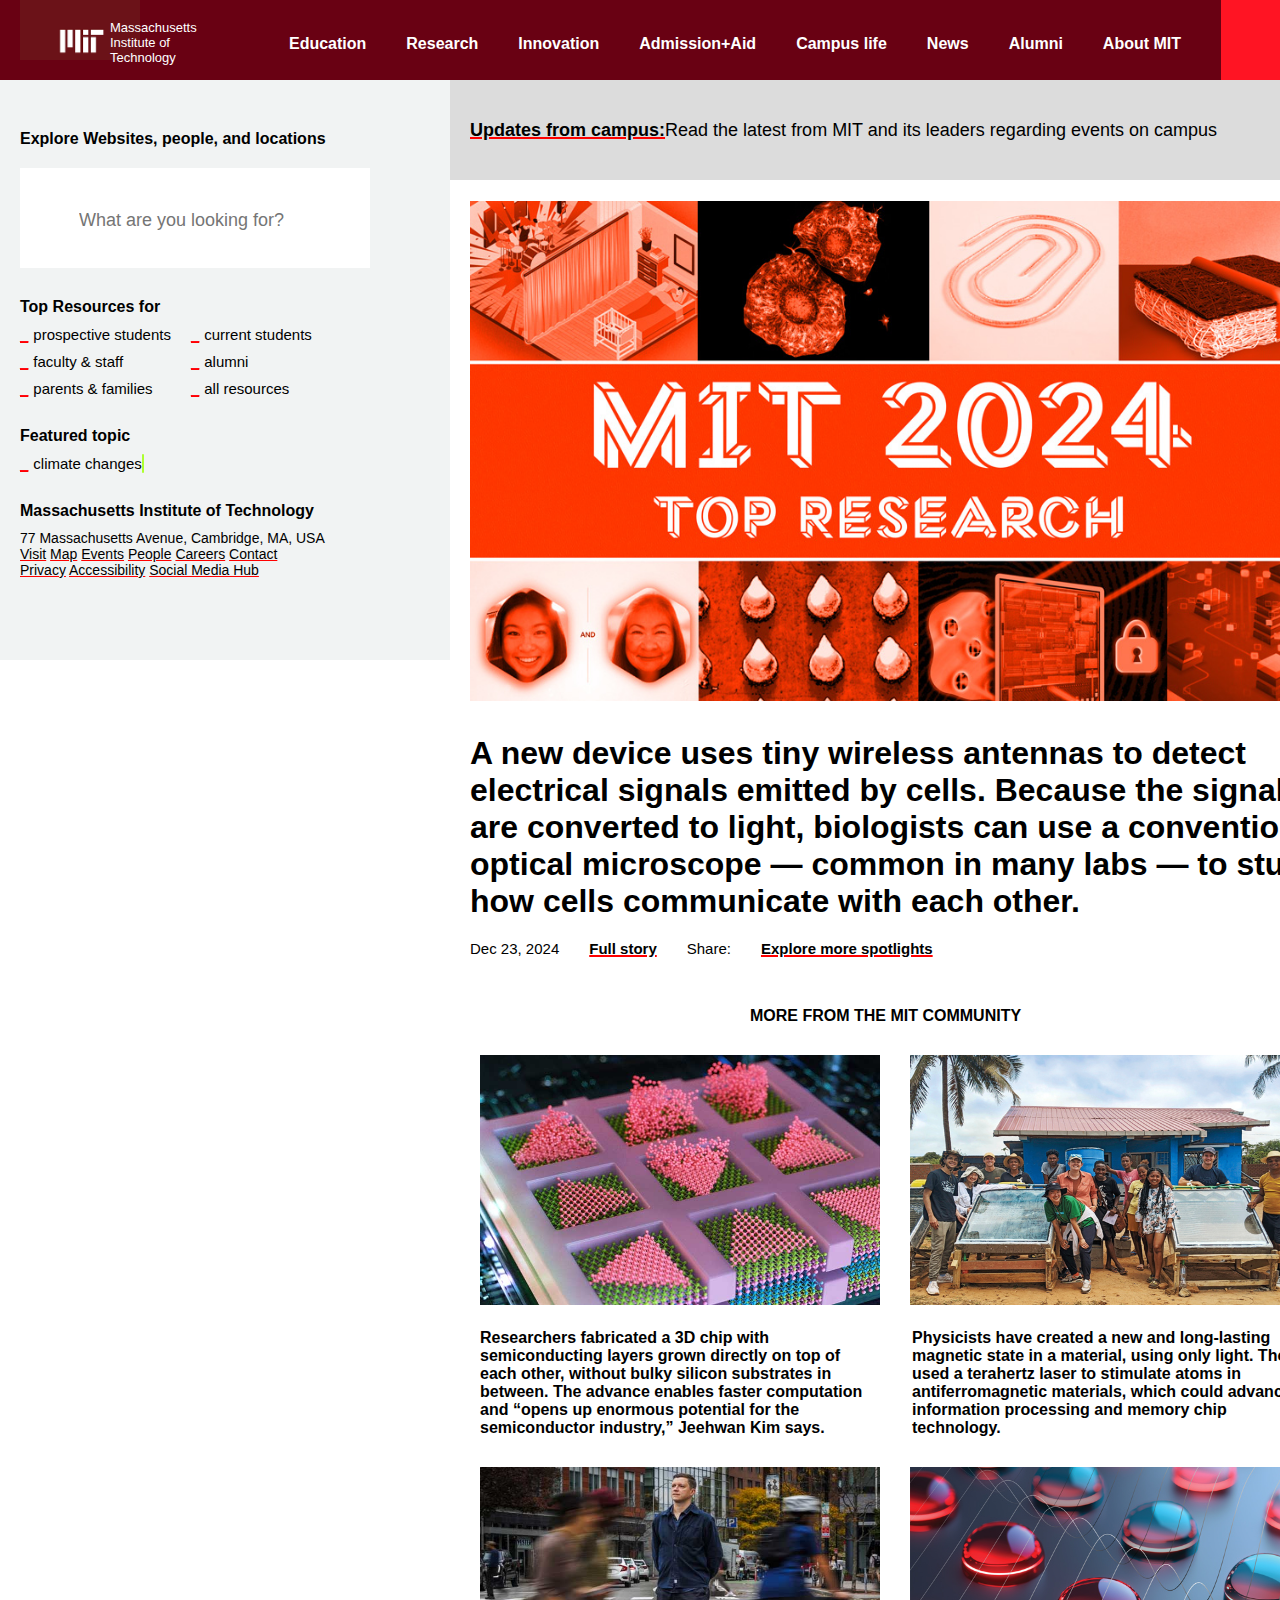
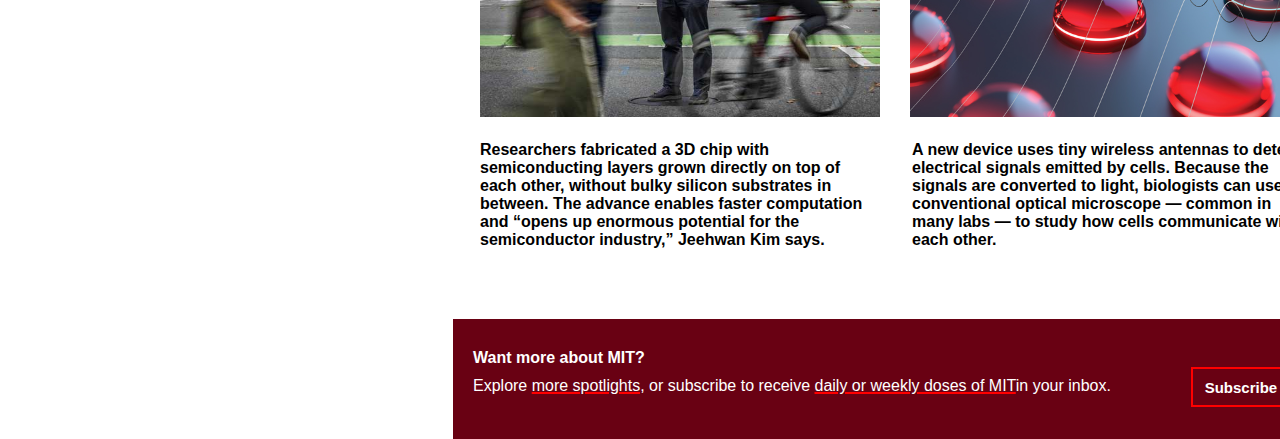
<file: index.html>
<!DOCTYPE html>
<html lang="en">
<head>
    <meta charset="UTF-8">
    <meta name="viewport" content="width=device-width, initial-scale=1.0">
    <title>MIT: Massachusetts Institute of  Technology</title>
    <link rel="stylesheet" href="https://cdnjs.cloudflare.com/ajax/libs/font-awesome/6.6.0/css/all.min.css" integrity="sha512-Kc323vGBEqzTmouAECnVceyQqyqdsSiqLQISBL29aUW4U/M7pSPA/gEUZQqv1cwx4OnYxTxve5UMg5GT6L4JJg==" crossorigin="anonymous" referrerpolicy="no-referrer" />
    <link rel="stylesheet" href="main.css">
</head>
<body>
    <header>
        <div class="navbar" style="position: fixed; left: 0px;">
            <div class="logo">   
                 <h6>  Massachusetts Institute of  Technology</h6>
            </div>
            <div class="navhead border">
                <ul id="sidemenu">
                <li> <a href="edu.html">Education</a></li>
                <li><a href="res.html">Research</a></li>
                <li><a href="inno.html">Innovation</a></li>
                <li><a href="admis.html">Admission+Aid</a></li>
                <li><a href="cam.html">Campus life</a></li>
                <li><a href="news.html">News</a></li>
                <li><a href="alumni.html">Alumni</a></li>
                <li><a href="about.html">About MIT</a></li>
                <i class="fa-solid fa-xmark" onclick="closemenu()"></i>
                <button  style="margin-right: -120px;"><i class="fa-solid fa-magnifying-glass"></i></button>
            </ul>
            <i class="fa-solid fa-bars" onclick="OpenMenu()">

            </i>
            </div>
        </div>
    </header>
 <div class="centerpart">
    <main>
        <div class="maincontent" >
            <h4>Explore Websites, people, and locations</h4>
            <div class="homeinput">
                <button><i class="fa-solid fa-magnifying-glass"></i> <input type="text" placeholder=  "What are you looking for?"></button>
            </div>
            <div class="hidepart">
                <h5>Top Resources for</h5>
            <div class="mainresources">
            <div class="three1">
                <li><span>_</span>prospective students</li>
                <li><span>_</span>faculty & staff</li>
                <li><span>_</span>parents & families</li>
            </div>
            <div class="three2">
                <li><span>_</span>current students</li>
                <li><span>_</span>alumni</li>
                <li><span>_</span>all resources</li>
            </div>
            </div> 
            <div class="topic">
                <h5>Featured topic</h5>
                <ul>
                    <li><span>_</span>climate changes <i class="fa-solid fa-location-arrow"></i></li>
                </ul>
            </div>
            <div class="mit">
                <h5>Massachusetts Institute of Technology</h5>
                <p><span>77 Massachusetts Avenue, Cambridge, MA, USA</span><br>
                <a>Visit</a>
                <a>Map</a>
                <a>Events</a>
                <a>People</a>
                <a>Careers</a>
                <a>Contact</a><br>
                <a>Privacy</a>
                <a>Accessibility</a>
                <a>Social Media Hub</a>
                </p>
                <div class="icons">
                    <a href=""><i class="fa-brands fa-x-twitter"></i></a>
                    <a href=""><i class="fa-brands fa-facebook-f"></i></a>
                    <a href=""><i class="fa-brands fa-youtube"></i></a>
                    <a href=""><i class="fa-brands fa-instagram"></i></a>
                </div>
            </div>
            </div>
        </div>
    </main>
        <div class="mainpic">
            <div class="secheading">
                <div id="secondheading">
                    <p><span>Updates from campus:</span>Read the latest from MIT and its leaders regarding events on campus</p>
                </div>
                
                <div class="image">
                     <img src="image/homepic.jpg" alt="">

                </div>
                <div class="para">
                    <p id="mainpara">
                        A new device uses tiny wireless antennas to detect <br> electrical signals emitted by cells. Because the signals <br>are converted to light, biologists can use a conventional optical microscope — common in many labs — to study <br>how cells communicate with each other.
                    </p>
                    <ul>
                        <li>Dec 23, 2024</li>
                        <li><span>Full story</span></li>
                        <li>Share:<i class="fa-brands fa-x-twitter"></i><i class="fa-brands fa-facebook-f"></i></li>
                        <li style="font-weight: bold; font-family: arial; font-size: 15px; text-decoration: underline red 2px;">Explore more spotlights</li>
                    </ul>
                </div>
                <div class="centermain">
                    <p>MORE FROM THE MIT COMMUNITY</p>
                <div class="imgcenter">
                    <div class="first">
                        <img src="image/center1st.jpg" alt="">
                    </div>
                    <div class="second">
                        <img src="image/center2nd.jpg" alt="">
                    </div>
                </div>
            </div>
            <div class="paragraph">
                <div class="firstpara">
                    <p>Researchers fabricated a 3D chip with semiconducting layers grown directly on top of each other, without bulky silicon substrates in between. The advance enables faster computation and “opens up enormous potential for the semiconductor industry,” Jeehwan Kim says.</p>
                </div>
                <div class="secondpara">
                    <p>
                    Physicists have created a new and long-lasting magnetic state in a material, using only light. They used a terahertz laser to stimulate atoms in antiferromagnetic materials, which could advance information processing and memory chip technology.
                    </p>
                </div>
             </div>
             <div class="imgcenter">
                <div class="first">
                    <img src="image/center3rd.jpg" alt="">
                </div>
                <div class="second">
                    <img src="image/center4th.jpg" alt="">
                </div>
            </div>
            <div class="paragraph2">
                <div class="thirdpara">
                    <p>Researchers fabricated a 3D chip with semiconducting layers grown directly on top of each other, without bulky silicon substrates in between. The advance enables faster computation and “opens up enormous potential for the semiconductor industry,” Jeehwan Kim says.</p>
                </div>
                <div class="fourthpara">
                    <p>
                        A new device uses tiny wireless antennas to detect electrical signals emitted by cells. Because the signals are converted to light, biologists can use a conventional optical microscope — common in many labs — to study how cells communicate with each other.
                    </p>
                </div>
                </div>
                <div class="footer">
                    <div class="foot">
                        <h5>Want more about MIT?</h5>
                        <div class="buttonarea">
                            <p>
                                Explore <span>more spotlights,</span> or subscribe to receive <span>daily or weekly doses of MIT</span>in your inbox.
                             </p>
                             <button>Subscribe</button>
                        </div>
                    </div>
                </div>
        </div>
        </div>
 </div>
</body>
<script>
    var sidemenu = document.getElementById("sidemenu");
    
    function OpenMenu(){
        sidemenu.style.right="0"
    }
    function closemenu(){
        sidemenu.style.right="-200px"
    }
</script>
</html>
</file>
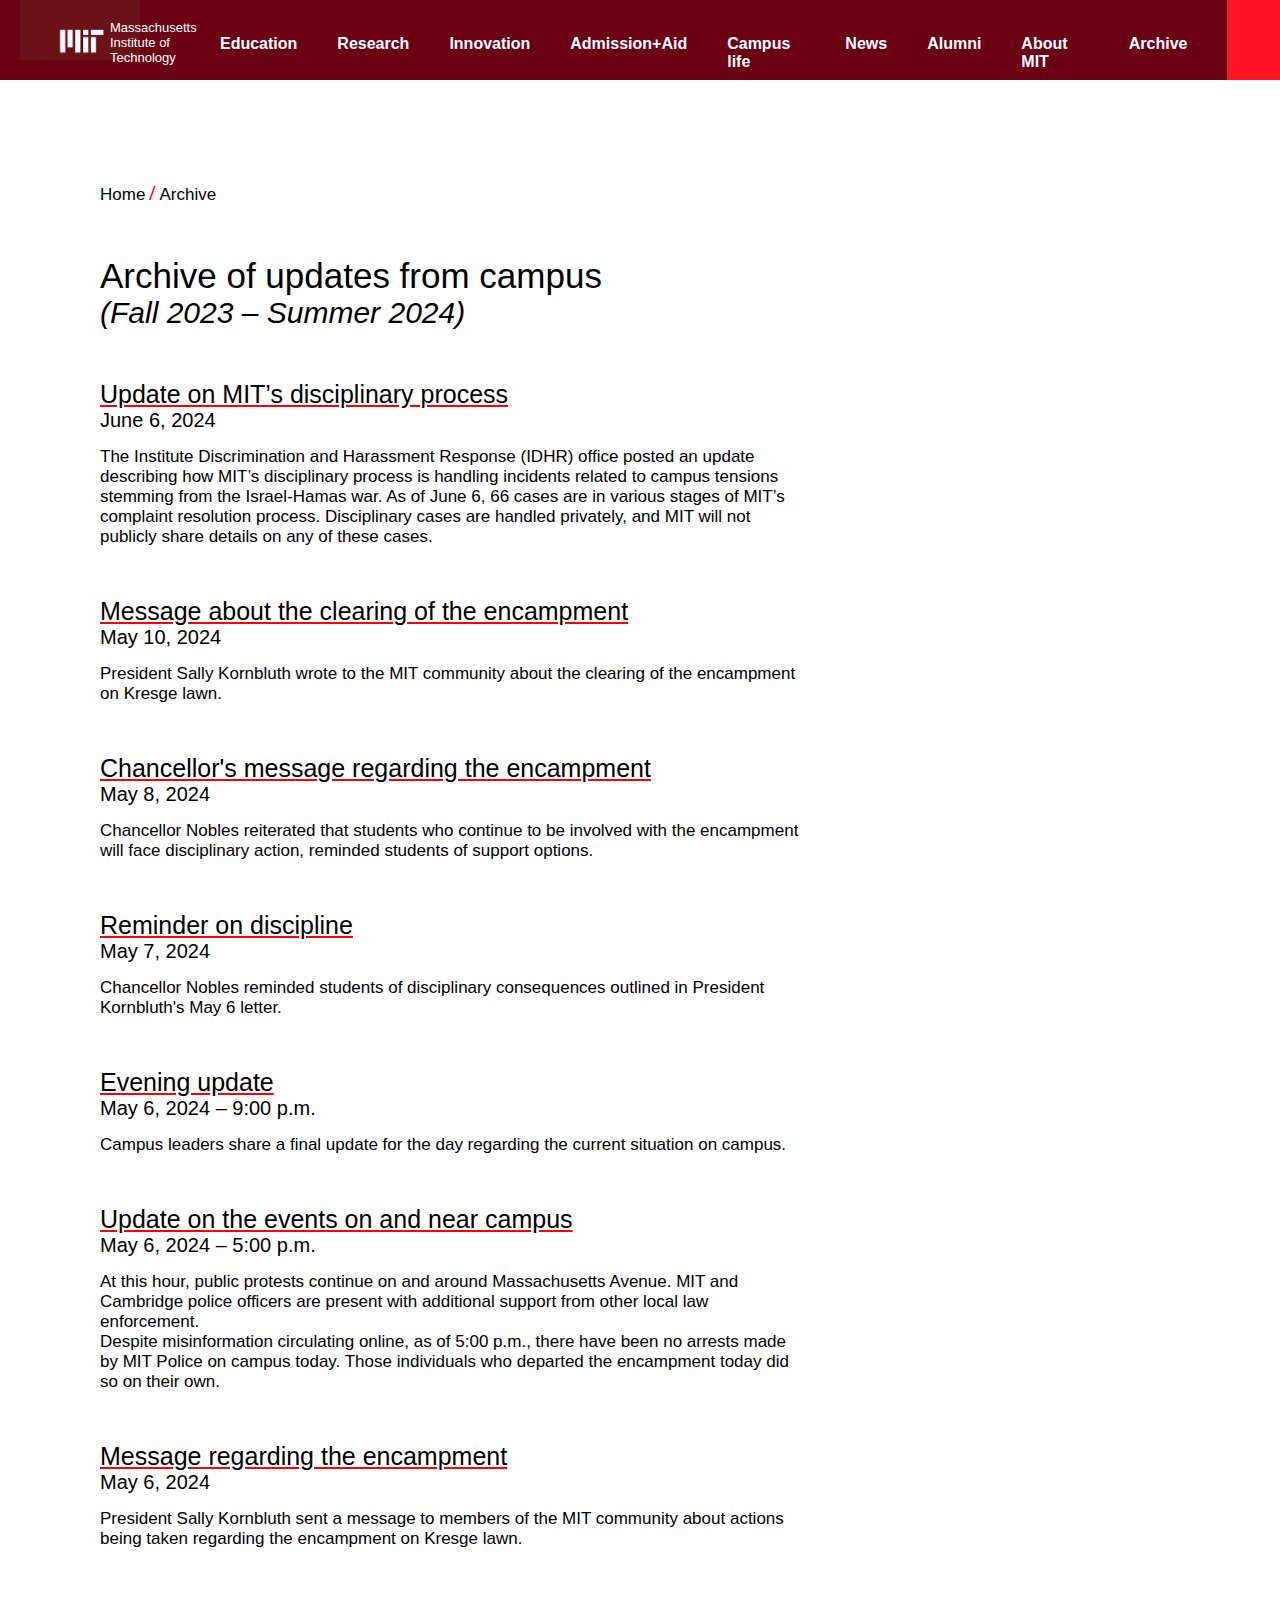
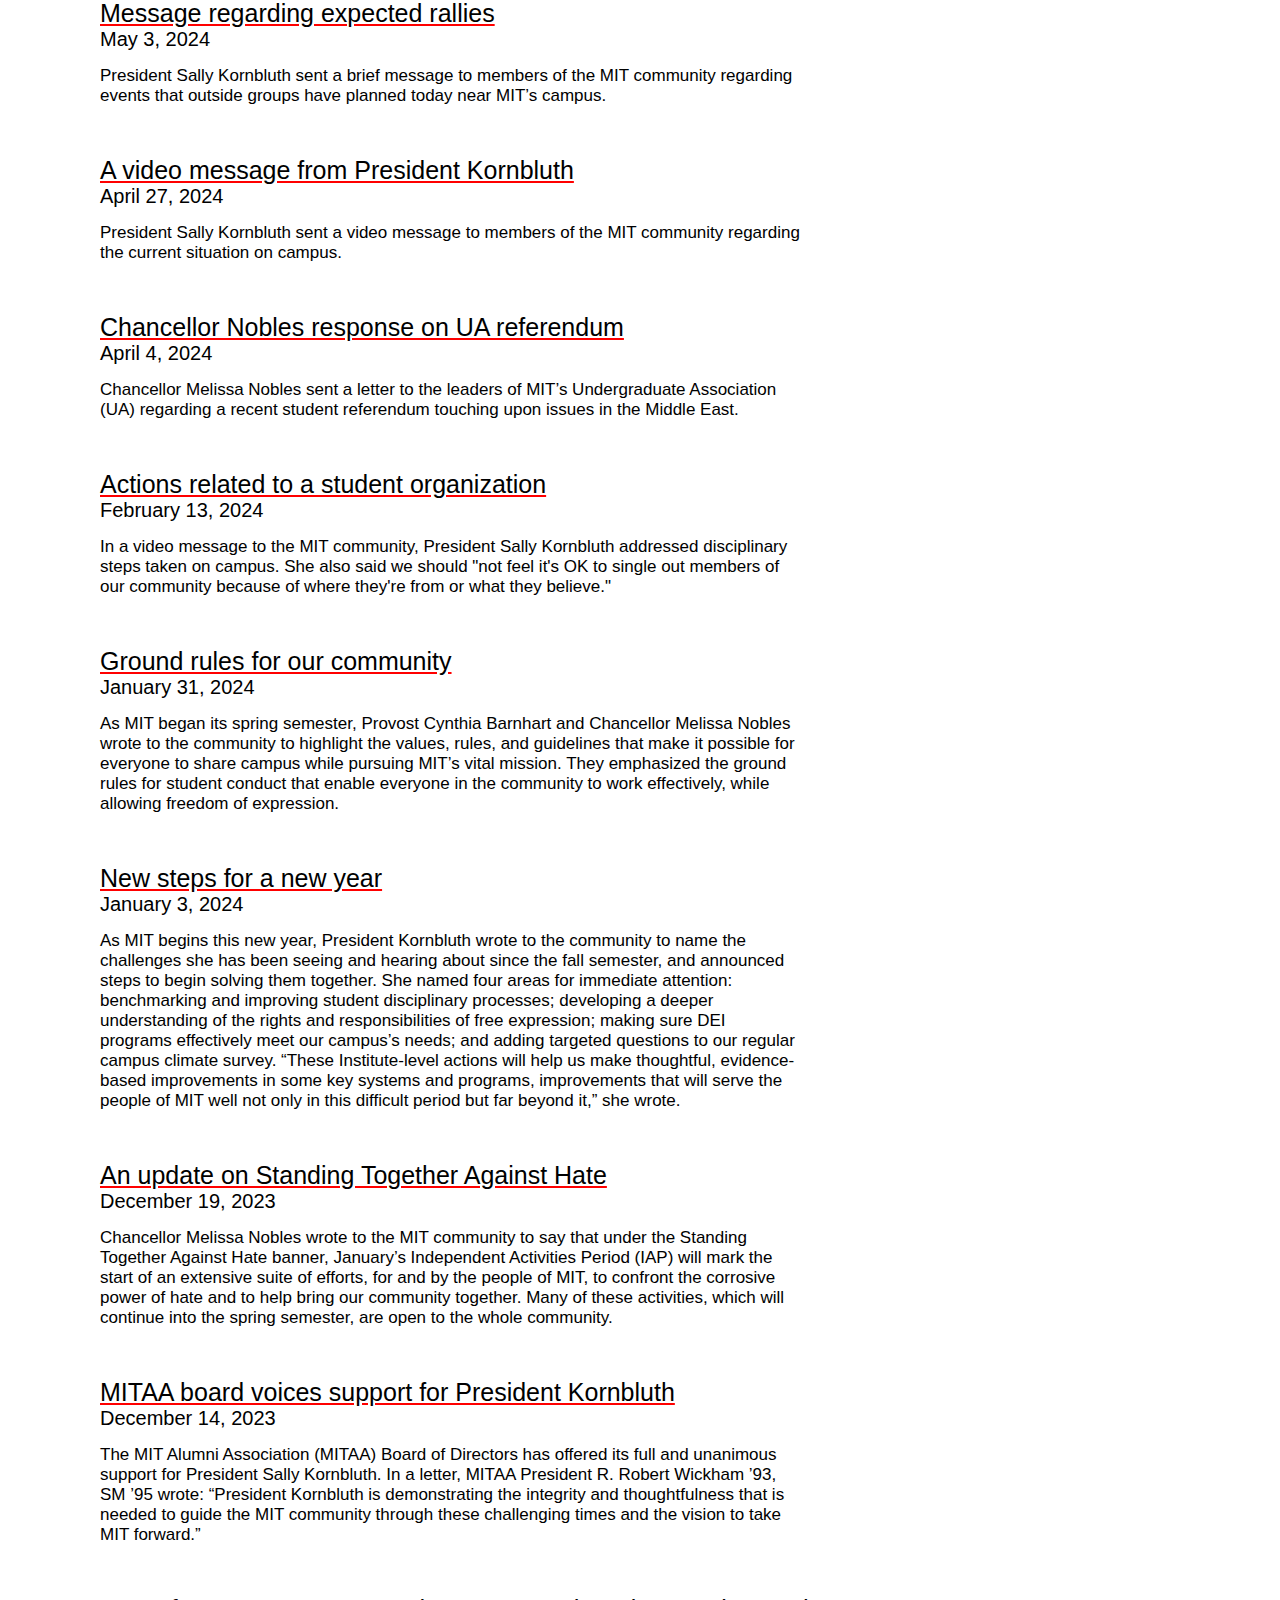
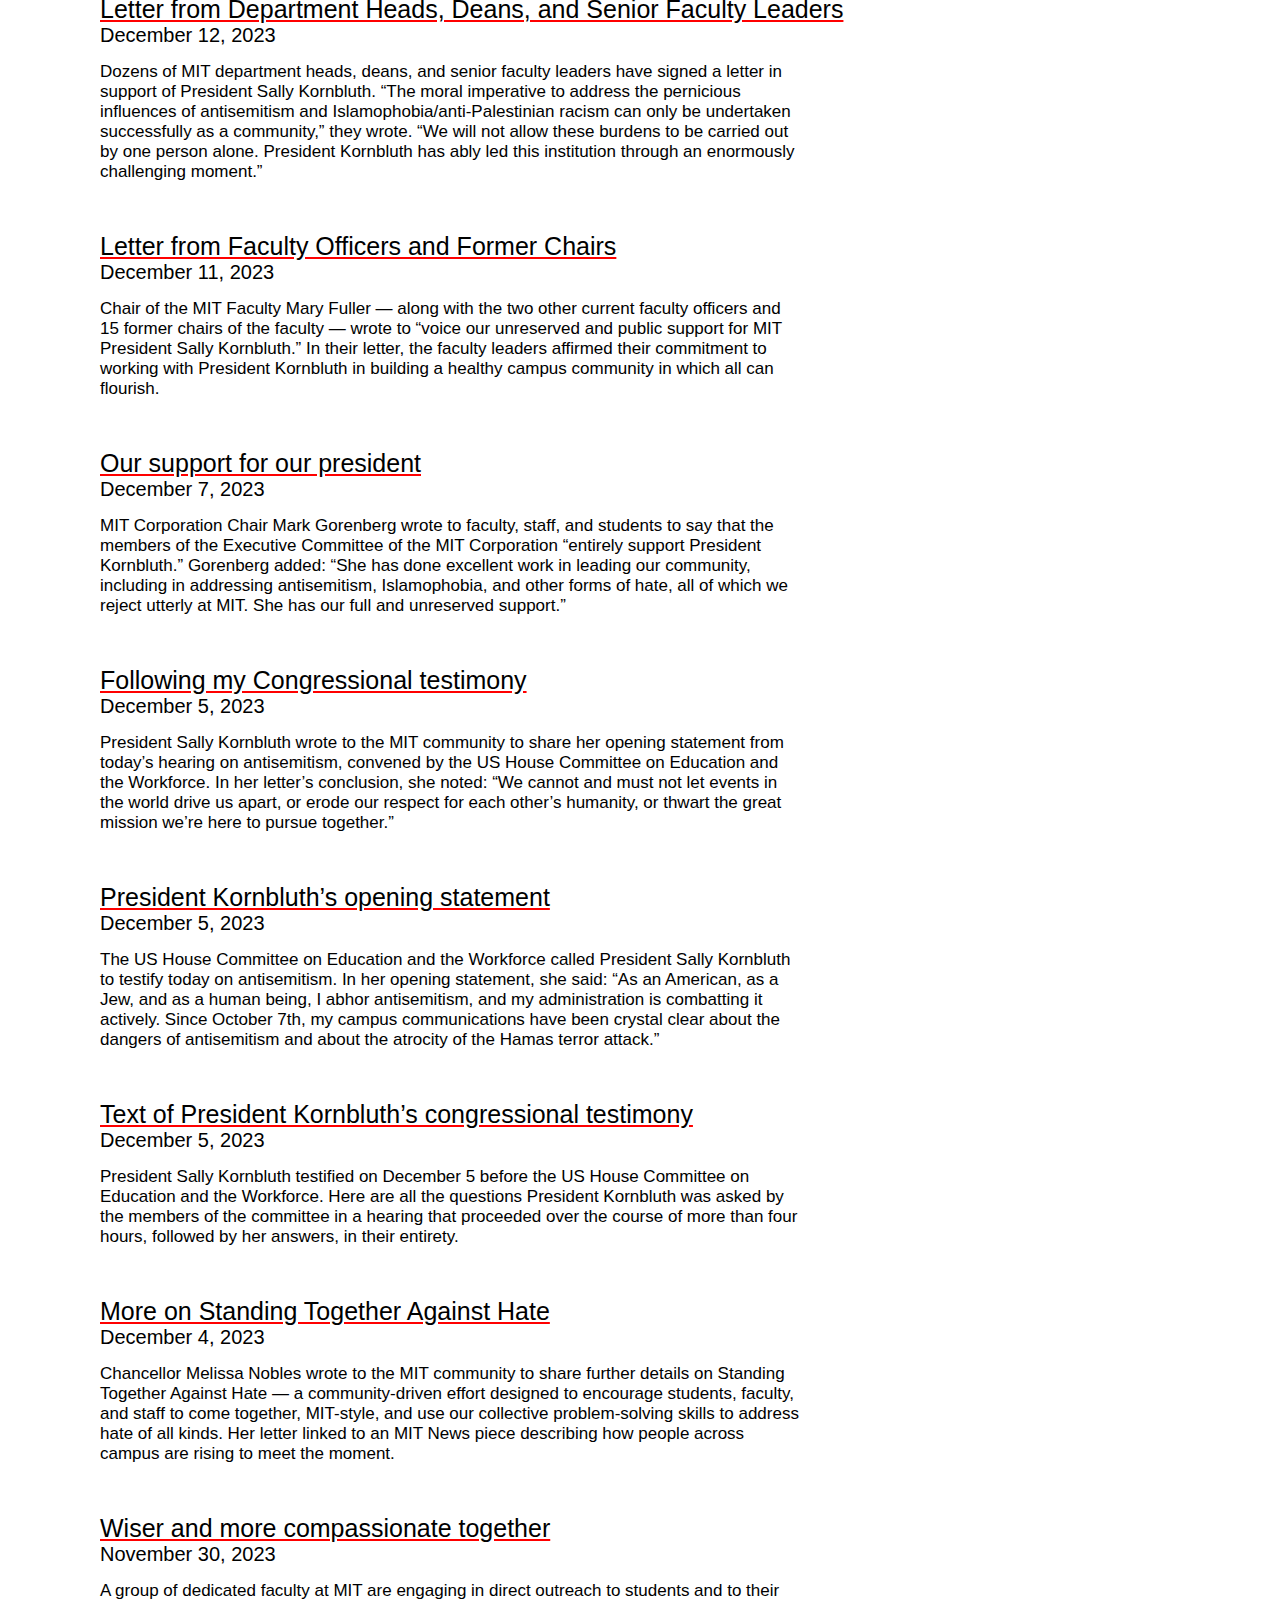
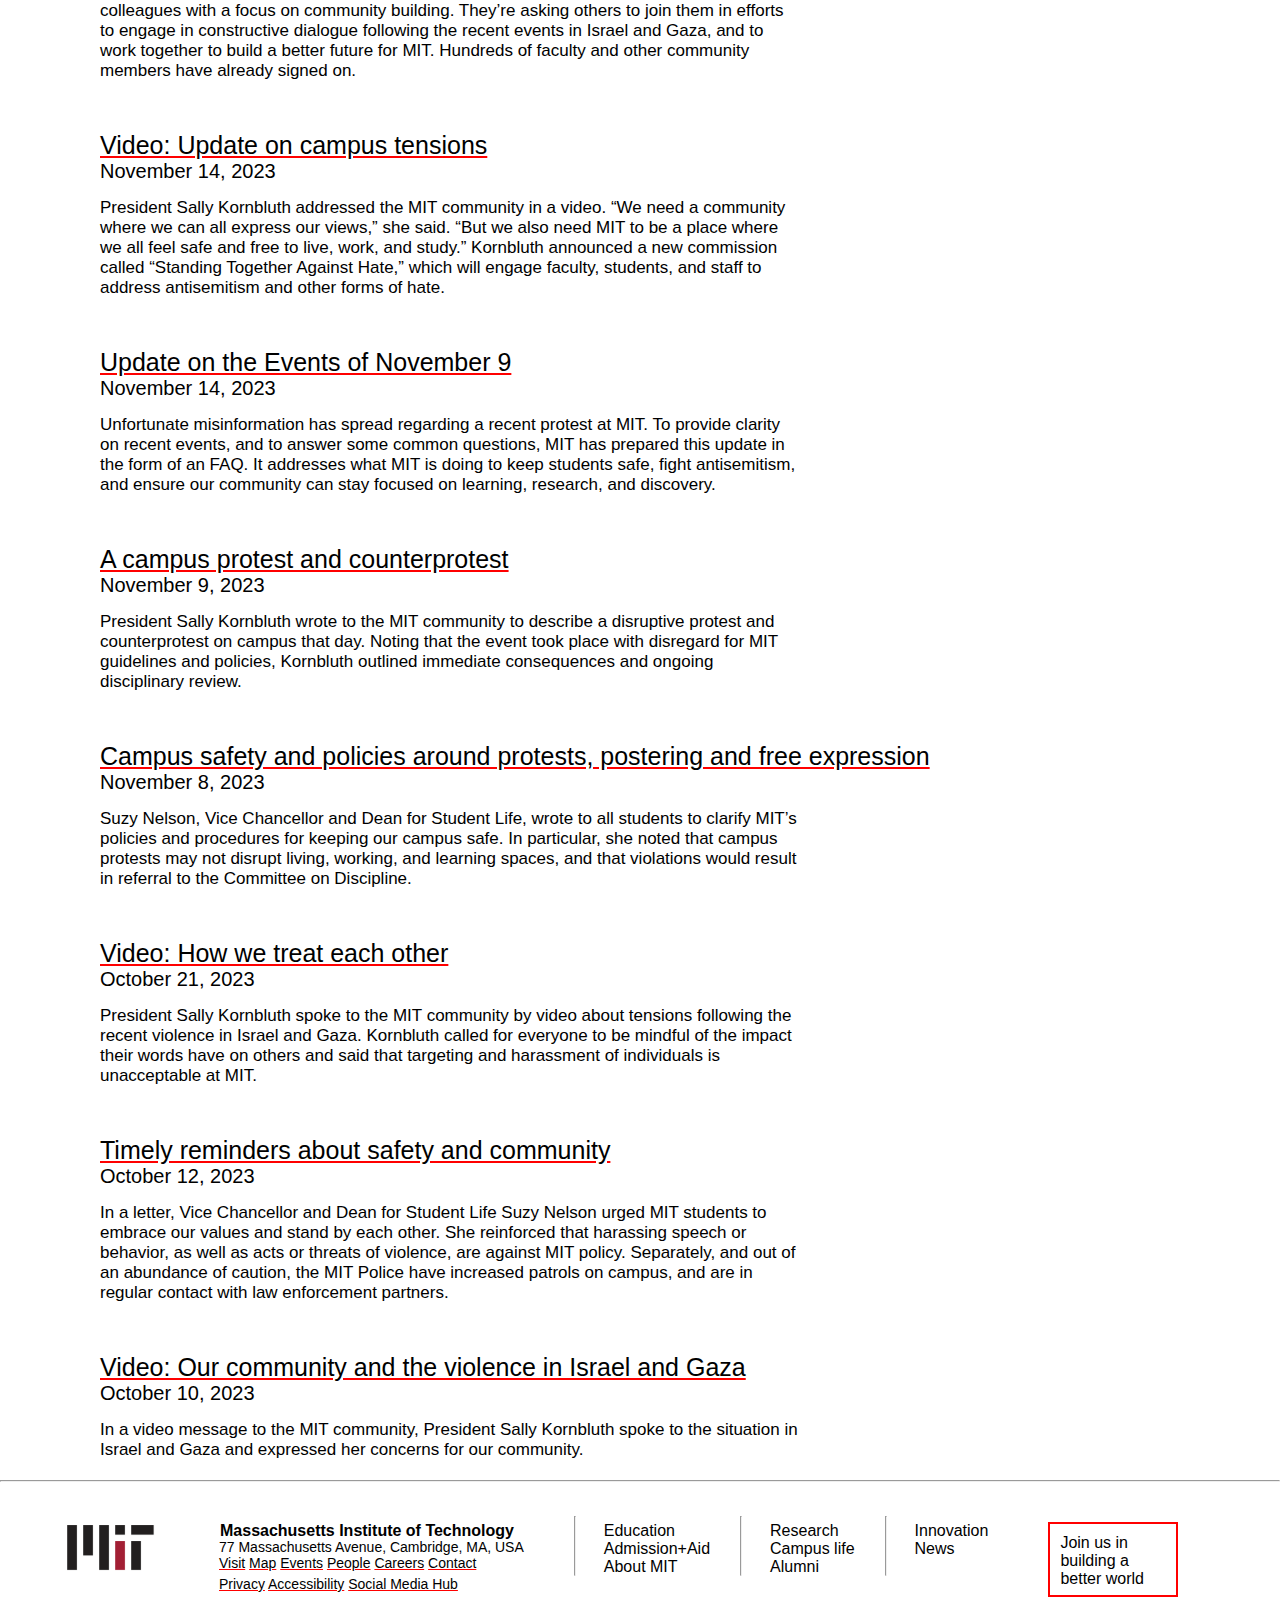
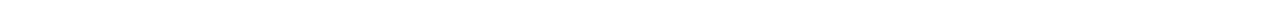
<file: archive.html>
<!DOCTYPE html>
<html lang="en">
<head>
    <meta charset="UTF-8">
    <meta name="viewport" content="width=device-width, initial-scale=1.0">
    <title>Document</title>
    <link rel="stylesheet" href="main.css">
    <link rel="stylesheet" href="archive.css">
    <link rel="stylesheet" href="https://cdnjs.cloudflare.com/ajax/libs/font-awesome/6.6.0/css/all.min.css" integrity="sha512-Kc323vGBEqzTmouAECnVceyQqyqdsSiqLQISBL29aUW4U/M7pSPA/gEUZQqv1cwx4OnYxTxve5UMg5GT6L4JJg==" crossorigin="anonymous" referrerpolicy="no-referrer" />
</head>
<body style="margin-bottom: 20px;">
    <header>
        <div class="navbar" style="position: fixed; left: 0px;">
            <div class="logo">   
                 <h6>  Massachusetts Institute of  Technology</h6>
            </div>
            <div class="navhead border">
                <ul>
                    <li> <a href="edu.html">Education</a></li>
                    <li><a href="res.html">Research</a></li>
                    <li><a href="inno.html">Innovation</a></li>
                    <li><a href="admis.html">Admission+Aid</a></li>
                    <li><a href="cam.html">Campus life</a></li>
                    <li><a href="news.html">News</a></li>
                    <li><a href="alumni.html">Alumni</a></li>
                    <li><a href="about.html">About MIT</a></li>
                    <li><a href="archive.html">Archive</a></li>
                    <button><i class="fa-solid fa-magnifying-glass"></i></button>
                </ul>
            </div>
        </div>
    </header> 
    <div class="options">
        <a href="index.html">Home</a> <span>/</span> <a href="archive.html">Archive</a>
    </div>
    <div class="firstarchive">
        <a style="font-size: 35px;"> 
            Archive of updates from campus
    </a>
    <br>
        <a>
            <i>(Fall 2023 – Summer 2024)</i>
        </a>
    </div>
    <div class="headings">
        <a>
            Update on MIT’s disciplinary process
        </a>
        <br>
            <span>
                June 6, 2024
            </span>
        <p>
            The Institute Discrimination and Harassment Response (IDHR) office posted an update describing how MIT’s disciplinary process is handling incidents related to campus tensions stemming from the Israel-Hamas war. As of June 6, 66 cases are in various stages of MIT’s complaint resolution process. Disciplinary cases are handled privately, and MIT will not publicly share details on any of these cases.
        </p>
    </div>



    
    <div class="headings">
        <a>
            Message about the clearing of the encampment
        </a>
        <br>
            <span>
                May 10, 2024
            </span>
        <p>
            President Sally Kornbluth wrote to the MIT community about the clearing of the encampment on Kresge lawn.
        </p>
    </div>

    
    <div class="headings">
        <a>
            Chancellor's message regarding the encampment
        </a>
        <br>
            <span>
                May 8, 2024
            </span>
        <p>
            Chancellor Nobles reiterated that students who continue to be involved with the encampment will face disciplinary action, reminded students of support options.
        </p>
    </div>

    
    <div class="headings">
        <a>
            Reminder on discipline
        </a>
        <br>
            <span>
                May 7, 2024
            </span>
        <p>
            Chancellor Nobles reminded students of disciplinary consequences outlined in President Kornbluth's May 6 letter.
        </p>
    </div>


    
    <div class="headings">
        <a>
            Evening update
        </a>
        <br>
            <span>
                May 6, 2024 – 9:00 p.m.
            </span>
        <p>
            Campus leaders share a final update for the day regarding the current situation on campus.
        </p>
    </div>

    
    <div class="headings">
        <a>
            Update on the events on and near campus
        </a>
        <br>
            <span>
                May 6, 2024 – 5:00 p.m.
            </span>
        <p>
            At this hour, public protests continue on and around Massachusetts Avenue. MIT and Cambridge police officers are present with additional support from other local law enforcement.
             <br>
            Despite misinformation circulating online, as of 5:00 p.m., there have been no arrests made by MIT Police on campus today. Those individuals who departed the encampment today did so on their own.
        </p>
    </div>

    
    <div class="headings">
        <a>
            Message regarding the encampment
        </a>
        <br>
            <span>
                May 6, 2024
            </span>
        <p>
            President Sally Kornbluth sent a message to members of the MIT community about actions being taken regarding the encampment on Kresge lawn.
        </p>
    </div>

    
    <div class="headings">
        <a>
            Message regarding expected rallies
        </a>
        <br>
            <span>
                May 3, 2024
            </span>
        <p>
            President Sally Kornbluth sent a brief message to members of the MIT community regarding events that outside groups have planned today near MIT’s campus.
 
        </p>
    </div>

    
    <div class="headings">
        <a>
            A video message from President Kornbluth
        </a>
        <br>
            <span>
                April 27, 2024
            </span>
        <p>
            President Sally Kornbluth sent a video message to members of the MIT community regarding the current situation on campus.
        </p>
    </div>

    
    <div class="headings">
        <a>
            Chancellor Nobles response on UA referendum
        </a>
        <br>
            <span>
                April 4, 2024
            </span>
        <p>
            Chancellor Melissa Nobles sent a letter to the leaders of MIT’s Undergraduate Association (UA) regarding a recent student referendum touching upon issues in the Middle East.
        </p>
    </div>

    
    <div class="headings">
        <a>
            Actions related to a student organization
        </a>
        <br>
            <span>
                February 13, 2024
            </span>
        <p>
            In a video message to the MIT community, President Sally Kornbluth addressed disciplinary steps taken on campus. She also said we should "not feel it's OK to single out members of our community because of where they're from or what they believe."
        </p>
    </div>

    
    <div class="headings">
        <a>
            Ground rules for our community
        </a>
        <br>
            <span>
                January 31, 2024
            </span>
        <p>
            As MIT began its spring semester, Provost Cynthia Barnhart and Chancellor Melissa Nobles wrote to the community to highlight the values, rules, and guidelines that make it possible for everyone to share campus while pursuing MIT’s vital mission. They emphasized the ground rules for student conduct that enable everyone in the community to work effectively, while allowing freedom of expression.
        </p>
    </div>

    
    <div class="headings">
        <a>
            New steps for a new year
        </a>
        <br>
            <span>
                January 3, 2024
            </span>
        <p>
            As MIT begins this new year, President Kornbluth wrote to the community to name the challenges she has been seeing and hearing about since the fall semester, and announced steps to begin solving them together. She named four areas for immediate attention: benchmarking and improving student disciplinary processes; developing a deeper understanding of the rights and responsibilities of free expression; making sure DEI programs effectively meet our campus’s needs; and adding targeted questions to our regular campus climate survey. “These Institute-level actions will help us make thoughtful, evidence-based improvements in some key systems and programs, improvements that will serve the people of MIT well not only in this difficult period but far beyond it,” she wrote.
        </p>
    </div>

    
    <div class="headings">
        <a>
            An update on Standing Together Against Hate
        </a>
        <br>
            <span>
                December 19, 2023
            </span>
        <p>
            Chancellor Melissa Nobles wrote to the MIT community to say that under the Standing Together Against Hate banner, January’s Independent Activities Period (IAP) will mark the start of an extensive suite of efforts, for and by the people of MIT, to confront the corrosive power of hate and to help bring our community together. Many of these activities, which will continue into the spring semester, are open to the whole community.
        </p>
    </div>

    
    <div class="headings">
        <a>
            MITAA board voices support for President Kornbluth
        </a>
        <br>
            <span>
                December 14, 2023
            </span>
        <p>
            The MIT Alumni Association (MITAA) Board of Directors has offered its full and unanimous support for President Sally Kornbluth. In a letter, MITAA President R. Robert Wickham ’93, SM ’95 wrote: “President Kornbluth is demonstrating the integrity and thoughtfulness that is needed to guide the MIT community through these challenging times and the vision to take MIT forward.”
        </p>
    </div>

    
    <div class="headings">
        <a>
            Letter from Department Heads, Deans, and Senior Faculty Leaders
        </a>
        <br>
            <span>
                December 12, 2023
            </span>
        <p>
            Dozens of MIT department heads, deans, and senior faculty leaders have signed a letter in support of President Sally Kornbluth. “The moral imperative to address the pernicious influences of antisemitism and Islamophobia/anti-Palestinian racism can only be undertaken successfully as a community,” they wrote. “We will not allow these burdens to be carried out by one person alone. President Kornbluth has ably led this institution through an enormously challenging moment.”
        </p>
    </div>

    
    <div class="headings">
        <a>
            Letter from Faculty Officers and Former Chairs
        </a>
        <br>
            <span>
                December 11, 2023
            </span>
        <p>
            Chair of the MIT Faculty Mary Fuller — along with the two other current faculty officers and 15 former chairs of the faculty — wrote to “voice our unreserved and public support for MIT President Sally Kornbluth.” In their letter, the faculty leaders affirmed their commitment to working with President Kornbluth in building a healthy campus community in which all can flourish.
        </p>
    </div>

    
    <div class="headings">
        <a>
            Our support for our president
        </a>
        <br>
            <span>
                December 7, 2023
            </span>
        <p>
            MIT Corporation Chair Mark Gorenberg wrote to faculty, staff, and students to say that the members of the Executive Committee of the MIT Corporation “entirely support President Kornbluth.” Gorenberg added: “She has done excellent work in leading our community, including in addressing antisemitism, Islamophobia, and other forms of hate, all of which we reject utterly at MIT. She has our full and unreserved support.”
        </p>
    </div>

    
    <div class="headings">
        <a>
            Following my Congressional testimony
        </a>
        <br>
            <span>
                December 5, 2023
            </span>
        <p>
            President Sally Kornbluth wrote to the MIT community to share her opening statement from today’s hearing on antisemitism, convened by the US House Committee on Education and the Workforce. In her letter’s conclusion, she noted: “We cannot and must not let events in the world drive us apart, or erode our respect for each other’s humanity, or thwart the great mission we’re here to pursue together.”
        </p>
    </div>

    
    <div class="headings">
        <a>
            President Kornbluth’s opening statement
        </a>
        <br>
            <span>
                December 5, 2023
            </span>
        <p>
            The US House Committee on Education and the Workforce called President Sally Kornbluth to testify today on antisemitism. In her opening statement, she said: “As an American, as a Jew, and as a human being, I abhor antisemitism, and my administration is combatting it actively. Since October 7th, my campus communications have been crystal clear about the dangers of antisemitism and about the atrocity of the Hamas terror attack.”
        </p>
    </div>

    
    <div class="headings">
        <a>
            Text of President Kornbluth’s congressional testimony
        </a>
        <br>
            <span>
                December 5, 2023
            </span>
        <p>
            President Sally Kornbluth testified on December 5 before the US House Committee on Education and the Workforce. Here are all the questions President Kornbluth was asked by the members of the committee in a hearing that proceeded over the course of more than four hours, followed by her answers, in their entirety.
        </p>
    </div>

    
    <div class="headings">
        <a>
            More on Standing Together Against Hate
        </a>
        <br>
            <span>
                December 4, 2023
            </span>
        <p>
            Chancellor Melissa Nobles wrote to the MIT community to share further details on Standing Together Against Hate — a community-driven effort designed to encourage students, faculty, and staff to come together, MIT-style, and use our collective problem-solving skills to address hate of all kinds. Her letter linked to an MIT News piece describing how people across campus are rising to meet the moment.
        </p>
    </div>

    
    <div class="headings">
        <a>
            Wiser and more compassionate together
        </a>
        <br>
            <span>
                November 30, 2023
            </span>
        <p>
            A group of dedicated faculty at MIT are engaging in direct outreach to students and to their colleagues with a focus on community building. They’re asking others to join them in efforts to engage in constructive dialogue following the recent events in Israel and Gaza, and to work together to build a better future for MIT. Hundreds of faculty and other community members have already signed on.
        </p>
    </div>

    
    <div class="headings">
        <a>
            Video: Update on campus tensions
        </a>
        <br>
            <span>
                November 14, 2023
            </span>
        <p>
            President Sally Kornbluth addressed the MIT community in a video. “We need a community where we can all express our views,” she said. “But we also need MIT to be a place where we all feel safe and free to live, work, and study.” Kornbluth announced a new commission called “Standing Together Against Hate,” which will engage faculty, students, and staff to address antisemitism and other forms of hate.
        </p>
    </div>

    
    <div class="headings">
        <a>
            Update on the Events of November 9
        </a>
        <br>
            <span>
                November 14, 2023
            </span>
        <p>
            Unfortunate misinformation has spread regarding a recent protest at MIT. To provide clarity on recent events, and to answer some common questions, MIT has prepared this update in the form of an FAQ. It addresses what MIT is doing to keep students safe, fight antisemitism, and ensure our community can stay focused on learning, research, and discovery.
        </p>
    </div>

    
    <div class="headings">
        <a>
            A campus protest and counterprotest
        </a>
        <br>
            <span>
                November 9, 2023
            </span>
        <p>
            President Sally Kornbluth wrote to the MIT community to describe a disruptive protest and counterprotest on campus that day. Noting that the event took place with disregard for MIT guidelines and policies, Kornbluth outlined immediate consequences and ongoing disciplinary review.
        </p>
    </div>

    
    <div class="headings">
        <a>
            Campus safety and policies around protests, postering and free expression
        </a>
        <br>
            <span>
                November 8, 2023
            </span>
        <p>
            Suzy Nelson, Vice Chancellor and Dean for Student Life, wrote to all students to clarify MIT’s policies and procedures for keeping our campus safe. In particular, she noted that campus protests may not disrupt living, working, and learning spaces, and that violations would result in referral to the Committee on Discipline.
        </p>
    </div>

    
    <div class="headings">
        <a>
            Video: How we treat each other
        </a>
        <br>
            <span>
                October 21, 2023
            </span>
        <p>
            President Sally Kornbluth spoke to the MIT community by video about tensions following the recent violence in Israel and Gaza. Kornbluth called for everyone to be mindful of the impact their words have on others and said that targeting and harassment of individuals is unacceptable at MIT.
        </p>
    </div>

    <div class="headings">
        <a>
            Timely reminders about safety and community
        </a>
        <br>
            <span>
                October 12, 2023
            </span>
        <p>
            In a letter, Vice Chancellor and Dean for Student Life Suzy Nelson urged MIT students to embrace our values and stand by each other. She reinforced that harassing speech or behavior, as well as acts or threats of violence, are against MIT policy. Separately, and out of an abundance of caution, the MIT Police have increased patrols on campus, and are in regular contact with law enforcement partners.
        </p>
    </div>

    <div class="headings">
        <a>
            Video: Our community and the violence in Israel and Gaza
        </a>
        <br>
            <span>
                October 10, 2023
            </span>
        <p>
            In a video message to the MIT community, President Sally Kornbluth spoke to the situation in Israel and Gaza and expressed her concerns for our community.
        </p>
    </div>


    <hr style="margin-top: 20px;">




    <div class="whitefooter">
        <div class="footerlogo">
            <img src="image/footerloo.png" alt="">
        </div>
                <div class="mit">
                    <h4>Massachusetts Institute of Technology</h4>
                    <p><span>77 Massachusetts Avenue, Cambridge, MA, USA</span><br>
                    <a>Visit</a>
                    <a>Map</a>
                    <a>Events</a>
                    <a>People</a>
                    <a>Careers</a>
                    <a>Contact</a><br>
                    <a>Privacy</a>
                    <a>Accessibility</a>
                    <a>Social Media Hub</a>
                        <a href=""><i class="fa-brands fa-x-twitter"></i></a>
                        <a href=""><i class="fa-brands fa-facebook-f"></i></a>
                        <a href=""><i class="fa-brands fa-youtube"></i></a>
                        <a href=""><i class="fa-brands fa-instagram"></i></a>
                    </p>
                </div>
                <div class="menu">
                    <div class="lines">
                        <hr>
                    </div>
                    <ul>
                        <li> <a href="edu.html">Education</a></li>
                        <li><a href="admis.html">Admission+Aid</a></li>
                        <li><a href="about.html">About MIT</a></li>
                    </ul>
                    <div class="lines">
                        <hr>
                    </div>
                    <ul>
                        <li><a href="res.html">Research</a></li>
                        <li><a href="cam.html">Campus life</a></li>
                        <li><a href="alumni.html">Alumni</a></li>
                    </ul>
                    <div class="lines">
                        <hr>
                    </div>
                    <ul>
                        <li><a href="inno.html">Innovation</a></li>
                        <li><a href="news.html">News</a></li>
                    </ul>
                </div>
                
                    <div class="button">
                        <div class="text">
                            Join us in building a better world
                        </div>
                        <div class="arrowicon">
                            <i class="fa-solid fa-arrow-right"></i>
                        </div>
                    </div>
        
    </div>
    

</body>
</html>
</file>
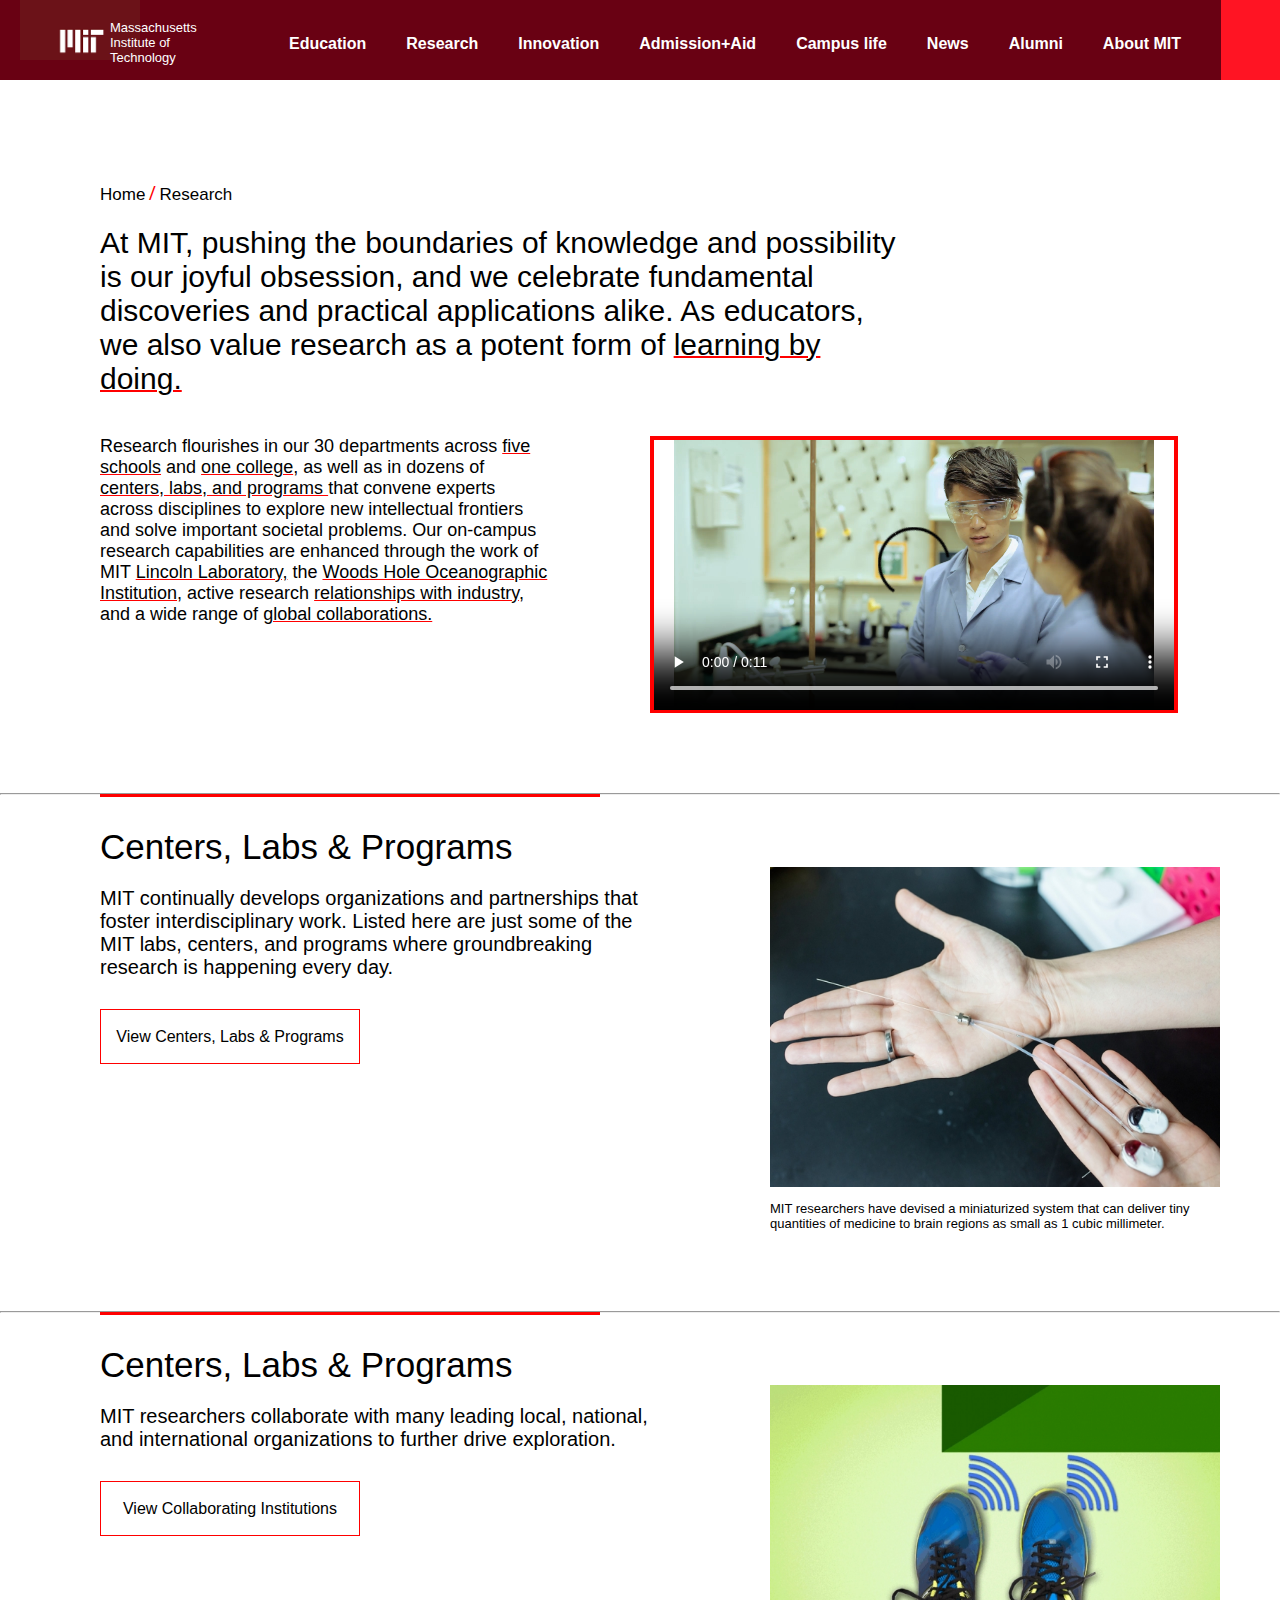
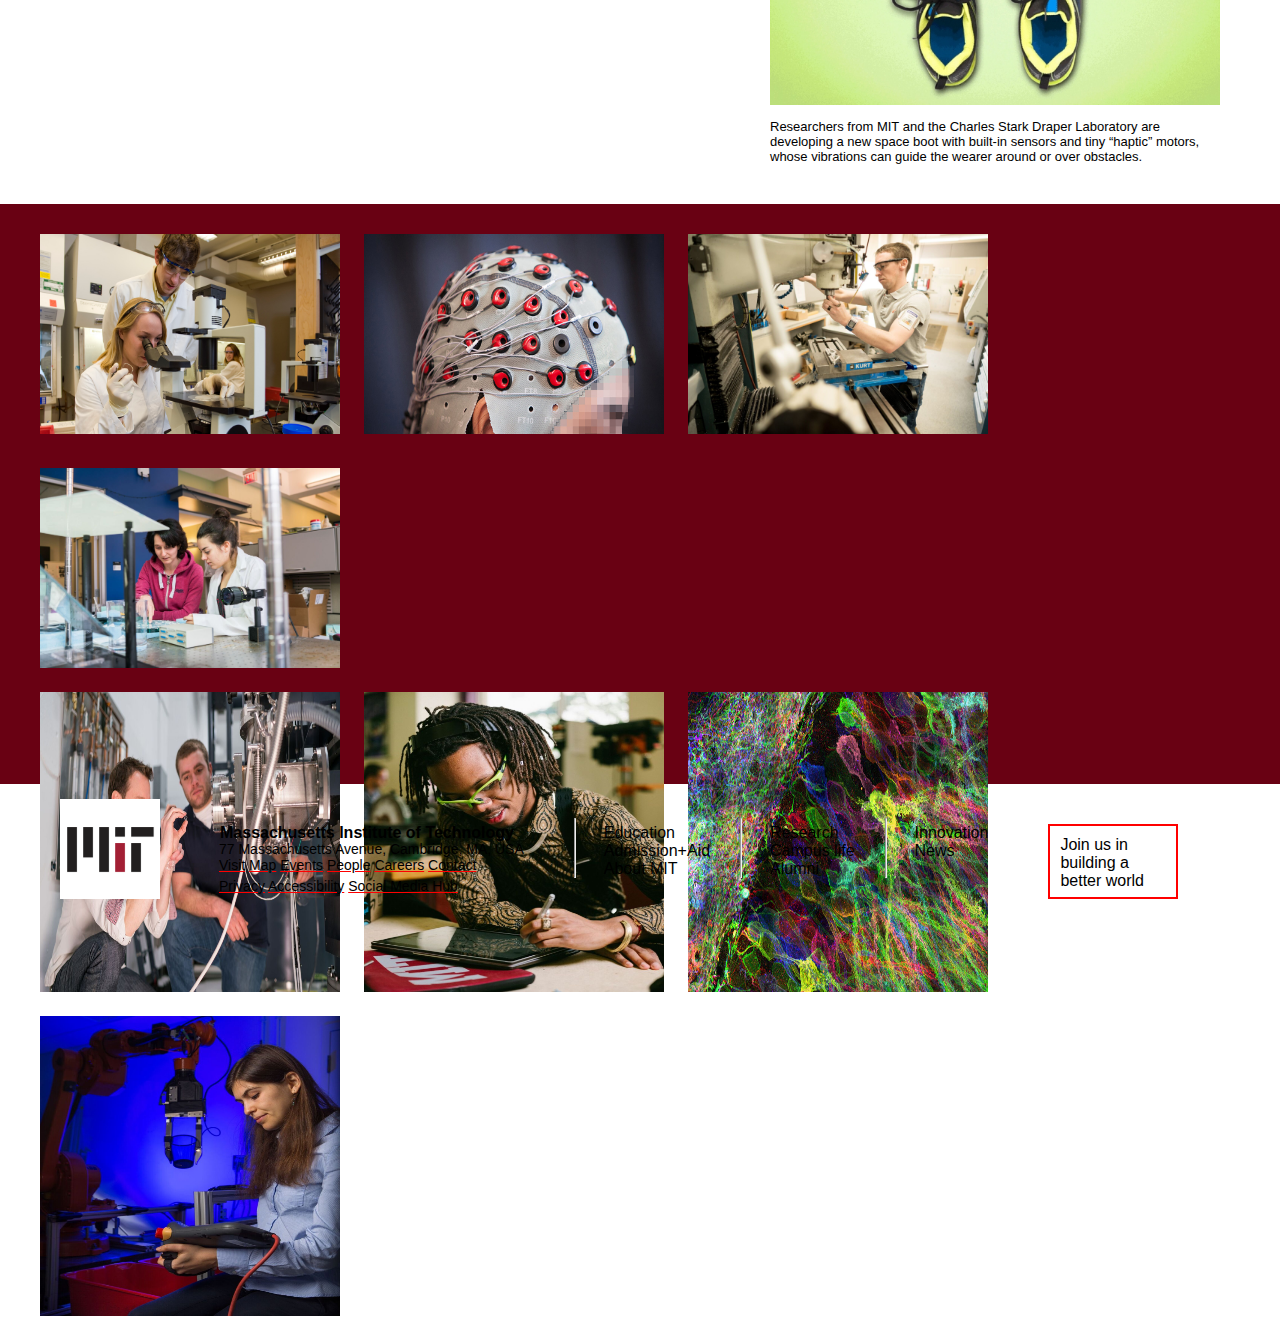
<file: res.html>
<!DOCTYPE html>
<html lang="en">
<head>
    <meta charset="UTF-8">
    <meta name="viewport" content="width=device-width, initial-scale=1.0">
    <title>Document</title>
    <link rel="stylesheet" href="main.css">
    <link rel="stylesheet" href="res.css">
    <link rel="stylesheet" href="https://cdnjs.cloudflare.com/ajax/libs/font-awesome/6.6.0/css/all.min.css" integrity="sha512-Kc323vGBEqzTmouAECnVceyQqyqdsSiqLQISBL29aUW4U/M7pSPA/gEUZQqv1cwx4OnYxTxve5UMg5GT6L4JJg==" crossorigin="anonymous" referrerpolicy="no-referrer" />
</head>
<body style="margin-bottom: 30px;">
    <header>
        <div class="navbar" style="position: fixed; left: 0px;">
            <div class="logo">   
                 <h6>  Massachusetts Institute of  Technology</h6>
            </div>
            <div class="navhead border">
                <ul>
                    <li> <a href="edu.html">Education</a></li>
                    <li><a href="res.html">Research</a></li>
                    <li><a href="inno.html">Innovation</a></li>
                    <li><a href="admis.html">Admission+Aid</a></li>
                    <li><a href="cam.html">Campus life</a></li>
                    <li><a href="news.html">News</a></li>
                    <li><a href="alumni.html">Alumni</a></li>
                    <li><a href="about.html">About MIT</a></li>
                    <button  style="margin-right: -120px;"><i class="fa-solid fa-magnifying-glass"></i></button>
                </ul>
            </div>
        </div>
    </header>
    <div class="options">
        <a href="index.html">Home</a> <span>/</span> <a href="res.html">Research</a>
    </div>
    <div class="resparagraph">
        <p>At MIT, pushing the boundaries of knowledge and possibility is our joyful obsession, and we celebrate fundamental discoveries and practical applications alike. As educators, we also value research as a potent form of <span> learning by doing.</span></p>
    </div>
    <div class="respara2">
        <div class="paravideo">
            <p>Research flourishes in our 30 departments across <span>five schools</span> and <span>one college</span>, as well as in dozens of <span>centers, labs, and programs </span>that convene experts across disciplines to explore new intellectual frontiers and solve important societal problems. Our on-campus research capabilities are enhanced through the work of MIT <span>Lincoln Laboratory,</span> the <span>Woods Hole Oceanographic</span> <span>Institution</span>, active research <span>relationships with industry</span>, and a wide range of <span>global collaborations.</span></p>
        </div>
        <div class="resvideo">
            <video src="image/researchvideo.mp4" controls></video>
        </div>
    </div>


    <div class="main">
        <hr>
        <div class="sinlgdiv">
    </div>

    <div class="labsheading">
        <a>
            Centers, Labs & Programs
        </a>
    </div>
    <div class="labparahead">
        <div class="labpara">
            <p>
                MIT continually develops organizations and partnerships that foster interdisciplinary work. Listed here are just some of the MIT labs, centers, and programs where groundbreaking research is happening every day.
                <div class="button1">
                    <button>View Centers, Labs & Programs</button>
                </div> 
            </p>
        </div>
        <div class="resimage">
            <img src="image/research1.jpg" alt="">
            <p>MIT researchers have devised a miniaturized system that can deliver tiny quantities of medicine to brain regions as small as 1 cubic millimeter.</p>
        </div>
    </div>  
    
    

    <div class="main">
        <hr>
        <div class="sinlgdiv">
    </div>

    <div class="labsheading">
        <a>
            Centers, Labs & Programs
        </a>
    </div>
    <div class="labparahead">
        <div class="labpara">
            <p>
                MIT researchers collaborate with many leading local, national, and international organizations to further drive exploration.
                <div class="button1">
                    <button>View Collaborating Institutions</button>
                </div> 
            </p>
        </div>
        <div class="resimage">
            <img src="image/research2.jpg" alt="">
            <p>Researchers from MIT and the Charles Stark Draper Laboratory are developing a new space boot with built-in sensors and tiny “haptic” motors, whose vibrations can guide the wearer around or over obstacles.</p>
        </div>
    </div> 
    <div class="redimages">
        <div class="images">
            <img src="image/resimage1.jpg" alt="">
            <img src="image/resimage2.jpg" alt="">
            <img src="image/resimage3.jpeg" alt="">
            <img src="image/resimage4.jpeg" alt="">
        </div>
        <div class="images2">
            <img src="image/resimage5.jpeg" alt="">
            <img src="image/resimage6.jpeg" alt="">
            <img src="image/resimage7.jpg" alt="">
            <img src="image/resimage8.jpeg" alt="">
        </div>
    </div> 


    <div class="whitefooter">
        <div class="footerlogo">
            <img src="image/footerloo.png" alt="">
        </div>
                <div class="mit">
                    <h4>Massachusetts Institute of Technology</h4>
                    <p><span>77 Massachusetts Avenue, Cambridge, MA, USA</span><br>
                    <a>Visit</a>
                    <a>Map</a>
                    <a>Events</a>
                    <a>People</a>
                    <a>Careers</a>
                    <a>Contact</a><br>
                    <a>Privacy</a>
                    <a>Accessibility</a>
                    <a>Social Media Hub</a>
                        <a href=""><i class="fa-brands fa-x-twitter"></i></a>
                        <a href=""><i class="fa-brands fa-facebook-f"></i></a>
                        <a href=""><i class="fa-brands fa-youtube"></i></a>
                        <a href=""><i class="fa-brands fa-instagram"></i></a>
                    </p>
                </div>
                <div class="menu">
                    <div class="lines">
                        <hr>
                    </div>
                    <ul>
                        <li> <a href="edu.html">Education</a></li>
                        <li><a href="admis.html">Admission+Aid</a></li>
                        <li><a href="about.html">About MIT</a></li>
                    </ul>
                    <div class="lines">
                        <hr>
                    </div>
                    <ul>
                        <li><a href="res.html">Research</a></li>
                        <li><a href="cam.html">Campus life</a></li>
                        <li><a href="alumni.html">Alumni</a></li>
                    </ul>
                    <div class="lines">
                        <hr>
                    </div>
                    <ul>
                        <li><a href="inno.html">Innovation</a></li>
                        <li><a href="news.html">News</a></li>
                    </ul>
                </div>
                
                    <div class="button">
                        <div class="text">
                            Join us in building a better world
                        </div>
                        <div class="arrowicon">
                            <i class="fa-solid fa-arrow-right"></i>
                        </div>
                    </div>
        
    </div>
    
    
    
    
</body>
</html>
</file>
<file: main.css>
*{
    margin: 0px;
    padding: 0px;
    box-sizing: border-box;
}
.navbar{
    background-color: #690113;
    height: 80px;
    width: 100%;
    position: fixed;
    top: 0;
    left: 0;
    padding: 0 20px;
    z-index: 1000;
    
}
.navhead a{
    color: white;
    text-decoration: none;
}
.navhead a:hover{
    text-decoration: underline red 3px solid;
    cursor: pointer;
}
.logo{
    background-image: url(image/logo.png);
    height: 60px;
    width: 120px;
    background-size: cover;
}
.logo h6{
    display: flex;
    display: inline-block;
    font-size: 11px;
    color: white ;
    padding-left: 90px;
    padding-top: 20px;
    font-size: small;
    font-family: sans-serif;
    font-weight: lighter;
}

.navhead ul{
    padding-left: 200px;
   list-style: none;
    display: flex;
    justify-content: center;
    gap: 40px;
    color: white;
    font-weight:bold ;
    font-size: 600;
    font-family: sans-serif;
    font-size: 15px;
    
}
.navhead li{
    margin-top: -25px;
    font-size: 16px;
}
.navbar button {
    background-color: #ff1423;
    border: #ff1423;
    height: 80px;
    width: 90px;
    margin-top: -60px;
    margin-right: -45px;
    color: white;
    font-size: x-large;
}
.maincontent{
    height: 580px;
    width: 450px;
    background-color: rgb(241, 243, 243);
    margin-top: 80px;
    display: block;
    position: fixed;
    left: 0px;
    right: 0px;
    justify-content: center;
    align-items: center;
}
.maincontent h4{
    font-family: sans-serif;
   padding-top: 50px;
   padding-left: 20px;
}

.maincontent button{
    height: 100px;
    width: 350px;
    margin-left: 20px;
    color: #ff1423;
    background-color: white;
    border: none;
    margin-top: 20px;
    font-size: x-large;
}
.maincontent input{
    border: white;
    font-size: large;  
}
.maincontent h5{
    font-family: sans-serif;
    font-weight: bold;
    font-size: medium;
    padding-top: 30px;
    margin-left: 20px;
}
.three1 span{
    color: #ff1423;
    padding-right: 5px;  
}
.three2 span{
    color: #ff1423;
    padding-right: 5px;  
}
.three1 li{
   margin-left: 20px;
   list-style: none;
   font-family: sans-serif;
   padding-top: 10px;
   font-weight: lighter ;
   font-size: 15px;
}
.three2 li{
    margin-left: 20px;
    list-style: none;
    font-family: sans-serif;
    padding-top: 10px;
    font-weight: lighter ;
    font-size: 15px;
 }
.centerpart{
    display: flex;
}
.secheading{
    height: 100px;
    width: 940px;
    background-color: gainsboro;
    margin-top: 80px;
    margin-left: 400px;
}
.image img{
    height: 500px;
    width: 850px;
    margin-top: 60px;
    margin-left: 70px;
}
.mainresources{
    display: flex;
}
.topic ul {
    list-style: none;
}
.topic span{
    color: #ff1423;
    padding-right: 5px;
}
.topic li{
    margin-left: 20px;
    list-style: none;
    font-family: sans-serif;
    padding-top: 10px;
    font-weight: lighter ;
    font-size: 15px;
 }
.topic i{
    background: greenyellow;
    height: 19px;
    width: 18px;
    text-align: center;
    justify-content: center;
    border-radius: 30px;
    padding: 1px;
}
.mit p{
    margin-left: 20px;
    margin-top: 10px;
    font-family: arial;
    font-size: 14px;
}
.mit span:hover{
    text-decoration: underline black solid 2px;
}
.mit a{
    margin-left: 0px;
    text-decoration: underline red;
}
.icons{
    margin-top: 15px;
    margin-left: 100px;
}
.icons i{
    font-size: 25px;
    color: red;
}
.icons i:hover{
    color: black;
    cursor: pointer;
}
.para #mainpara{
    margin-left: 70px;
    margin-top: 30px;
    font-size: 32px;
    font-family: sans-serif;
    font-weight: bold;
}
.para ul{
    margin-left: 70px;
    list-style: none;
    margin-top: 20px;
    display: flex;
    gap: 30px;
    font-size: 18px;
    font-family: arial;
    font-size: 15px;
}
.para i{
    color: red;
}
li span{
    font-weight: bold;
    text-decoration: underline red 2px;
    font-family: arial;
    font-size: 15px;
}
.centermain p{
    margin-top: 50px;
    margin-left: 350px;
    font-family: arial;
    font-weight: bold;
}
.imgcenter {
    display: flex;
    gap: 30px;
    margin-left: 80px;
    margin-top: 30px;
    
}
.first img{
    height: 250px;
    width: 400px;
}
.second img{
    height: 250px;
    width: 400px;
}
.paragraph{
    display: flex;
    margin-left: 80px;
    font-family: sans-serif;
    margin-top: 20px;
    gap: 32px;
    font-weight: bold;
}
.firstpara{
    width: 400px;
}
.secondpara{
    width: 400px;
}
.paragraph2{
    display: flex;
    margin-left: 80px;
    font-family: sans-serif;
    margin-top: 20px;
    gap: 32px;
    font-weight: bold;
}
.thirdpara{
    width: 400px;
}
.fourthpara{
    width: 400px;
}
.foot{
    height: 120px;
    width: 890PX;
    background-color: #690113;
    margin-left: 53px;
    margin-top: 70px;
}
.foot h5{
    font-family: sans-serif;
    color: white;
    padding-top: 30px;
    font-size: 16px;
    padding-left: 20px;
}
.foot p{
    font-family: sans-serif;
    color: white;
    padding-top: 10px;
    font-size: 16px;
    padding-left: 20px; 
}
.foot span{
    text-decoration: underline red 2px;
}
.buttonarea{
    display: flex;
    gap: 80px;
}
.buttonarea button{
    height: 40px;
    width: 100px;
    background-color: #690113;
    border: 2px solid red;
    color: white;
    font-weight: bold;
    font-family: sans-serif;
    font-size: 15px;
}
.buttonarea button:hover{
    background-color: red;
}
#secondheading {
    padding-top: 40px;
    padding-left: 70px;
}
#secondheading p{
    font-size: 18px;
    font-family: sans-serif;
}
#secondheading p span{
    text-decoration: underline 2px red;
    font-weight: bold;
}
.fa-xmark{
    display: none;
}
.fa-bars{
    display: none;
}



@media only screen and (max-width :600px) {
    .hidepart{
        display: none;
    }
    .maincontent{
        height: 250px;
        width: 450px;
    }
    .navbar{
        height: 100px;
    }
    .homeinput{
        margin-left: 30px;
    }
    .maincontent h4{
        font-size: 20px;
        margin-left: 20px;
    }
    .maincontent{
        position: relative;
    }
    .centerpart{
        display: block;
    }
    .image img{
        margin-left: 20px;
        height: 250px;
        width: 420px;
    }
    .secheading{
        margin-left: 0px;
        margin-top: 0px;
    }
    .para #mainpara{
        margin-left: 20px;
        font-size: 15px;
        width: 400px;
        margin-top: 10px;
    }  
    .para ul{
        margin-left: 0px;
    }
    .imgcenter {
        display: block;
        margin-left: 20px;
    }
    .paragraph{
        display: block;
        margin-left: 20px;
    }
    .paragraph2{
        display: block;
        margin-left: 0px;
    }
    .centermain p{
        margin-left: 20px;
    }
    .first img{
        display: none;
    }
    .firstpara p{
        display: none;
    }
    .thirdpara p{
        display: none;
    }
    .foot{
        margin-left: 0px;
        height: 180px;
        width: 450px;
    }
    .fourthpara p{
        margin-left: 20px;
        width: 420px;
    }
    .secheading{
        width: 450px;
    }
    .para ul{
        margin-left: 20px;
    }
    .second img{
        width: 420px;
    }
    .secondpara p{
        width: 420px;
    }
    #secondheading p{
        font-size: 15px;
        width: 400px;
    }
    #secondheading{
        padding-left: 20px;
        padding-top: 40px;
    }
    .buttonarea{
        display: block;
    }
    .buttonarea p{
        width: 400px;
        font-size: 18px;
    }
    .buttonarea button{
        margin-top: 15px;
        margin-left: 170px;
    }
    .fa-bars{
        display: block;
        margin-left: 400px;
        margin-top: -15px;
        font-size: x-large;
        color: #ffffff;
    }
    .fa-xmark{
        display: block;
        color: #ff1423;
    }
    .navhead ul{
        background-color: gainsboro;
        position: fixed;
        top: 0;
        right: -200px;
        width: 200px;
        height: 100vh;
        padding-top: 50px;
        padding-left: 0px;
        display: block;
        z-index: 2;
        transition: right 0.5s;
    }
    .navhead a{
        color: red;
       
    }
    .navhead  ul li{
        padding-top: 40px;
        padding-left: 30px;
        font-size: 20px;
    }
    .navhead button{
        display: none;
    }
    .navhead  ul .fa-xmark{
        position: absolute;
        top: 25px;
        left: 25px;
        cursor: pointer;
        font-size: x-large;
    } 
    .logo h6{
        font-size: larger;
    }
}
</file>
<file: archive.css>
*{
    margin: 0px;
}
.options{
    margin-top: 180px;
    margin-left: 100px;
}
.options a{
    text-decoration: none;
    font-size: 17px;
    color: black;
    font-family: sans-serif;
}
.options span{
    color: red;
    font-size: 22px;
    font-weight: bold;
}
.firstarchive a{
    margin-left: 100px;
    font-size: 30px;
    font-family: arial;
}
.firstarchive{
    margin-top: 50px;
}
.headings{
    margin-left: 100px;
    margin-top: 50px;
    font-family: arial;
}
.headings a{
    font-size: 25px;
    text-decoration: underline red;
}
.headings p{
    margin-top: 15px;
    width: 700px;
    font-size: 17px;
    font-weight: 500;
}
.headings span{
    font-size: 20px;
}
.footerlogo img{
    height: 100px;
    width: 100px;
    margin-top: 15px;
    margin-left: 60px;
}
.whitefooter{
    display: flex;
    gap: 60PX;
}
.mit h4{
    font-family: sans-serif;
}
.mit{
    margin-top: 40px;
}
.mit p{
    margin-left: -1px;
    margin-top: -1px;
}
.mit i{
    color: red;
    font-size: 20px;
}
.mit i:hover{
    color: black;
    cursor: pointer;
}
.menu {
    display: flex;
    gap: 40px;
    margin-top: 40px;
    font-family: sans-serif;
}
.menu ul{
    list-style: none;
    margin-left: -20px;
}
.lines hr{
    width: 1px;
    height: 60px;
    margin-top: -6px;
    margin-left: -10px;
}
.button{
    height: 75px;
    width: 130px;
    border: 2px solid red;
    display: flex;
    padding: 10px;
    margin-top: 40px;
    font-family: sans-serif;
}
.button:hover{
    background-color: red;
    color: white;
}
.menu a{
    text-decoration: none;
    color: black;
}
.headings a:hover{
    color: red;
    cursor: pointer;
}
</file>
<file: res.css>
*{
    margin: 0px;
}
.options{
    margin-top: 180px;
    margin-left: 100px;
}
.options a{
    text-decoration: none;
    font-size: 17px;
    color: black;
    font-family: sans-serif;
}
.options span{
    color: red;
    font-size: 22px;
    font-weight: bold;
}
.resparagraph{
    margin-left: 100px;
    margin-top: 20px;
    width: 800px;
}
.resparagraph p{
    font-size: 30px;
    font-family: sans-serif;
}
.resparagraph p span{
    text-decoration: underline red 1.5px;
}
.paravideo p{
    width: 450px;
    margin-left: 100px;
    font-family: sans-serif;
    font-size: 18PX;
}
.respara2 span{
    text-decoration: underline red;
}
.resvideo video{
    height: 270px;
    width: 520px;
    margin-bottom: -5px;
}
.resvideo{
    border: 4px solid red;
}
.respara2{
    display: flex;
    gap: 100px;
    margin-top: 40px;
}
.sinlgdiv{
    border-bottom: 3px solid red;
    width: 500px;
    margin-left: 100px;
    margin-top: -1px;
}
.main hr{
    width: auto;
    margin-top: 80px;
    color: gainsboro;
}
.labparahead{
    display: flex;
    gap: 120px;
}
.labsheading {
    margin-left: 100px;
    margin-top: 30px;
    font-family: sans-serif;
    font-size: 35px;
    font-weight: 200px;
}
.labpara{
    margin-left: 100px;
    margin-top: 20px;
    width: 550px;
    font-family: sans-serif;
    font-size: 20px ;
}
.button1{
    margin-top: 30px;
}
.button1 button{
    height: 55px;
    width: 260px;
    background-color: white;
    border: 1px solid red;
    font-size: 16px;
}
.button1 button:hover{
    background-color: red;
    color: white;
}
.resimage img{
    height: 320px;
    width: 450px;
}
.resimage p{
    width: 450px;
    font-family: arial;
    font-size: 13px;
    margin-top: 10px;
}
.redimages{
    height: 580px;
    width: auto;
    background-color: #690113;
    margin-top: 40px;
}
.images img{
    height: 200px;
    width: 300px;
    margin-top: 30px;
    margin-left: 20px;
    transition:  background 0.5s, transform 0.5s;
}
.images2 img{
    height: 300px;
    width: 300px;
    margin-top: 20px;
    margin-left: 20px;
    transition:  background 0.5s, transform 0.5s;
}
.images{
    margin-left: 20px;
}
.images2{
    margin-left: 20px;
}
.whitefooter{
    display: flex;
    gap: 60PX;
}
.mit h4{
    font-family: sans-serif;
}
.mit{
    margin-top: 40px;
}
.mit p{
    margin-left: -1px;
    margin-top: -1px;
}
.mit i{
    color: red;
    font-size: 20px;
}
.mit i:hover{
    color: black;
    cursor: pointer;
}
.footerlogo img{
    height: 100px;
    width: 100px;
    margin-top: 15px;
    margin-left: 60px;
}
.menu {
    display: flex;
    gap: 40px;
    margin-top: 40px;
    font-family: sans-serif;
}
.menu ul{
    list-style: none;
    margin-left: -20px;
}
.lines hr{
    width: 1px;
    height: 60px;
    margin-top: -6px;
    margin-left: -10px;
}
.button{
    height: 75px;
    width: 130px;
    border: 2px solid red;
    display: flex;
    padding: 10px;
    margin-top: 40px;
    font-family: sans-serif;
}
.button:hover{
    background-color: red;
    color: white;
}
.menu a{
    text-decoration: none;
    color: black;
}
.redimages img:hover{
    opacity: 0.3;
    transform: translateY(-10px);
}
</file>
